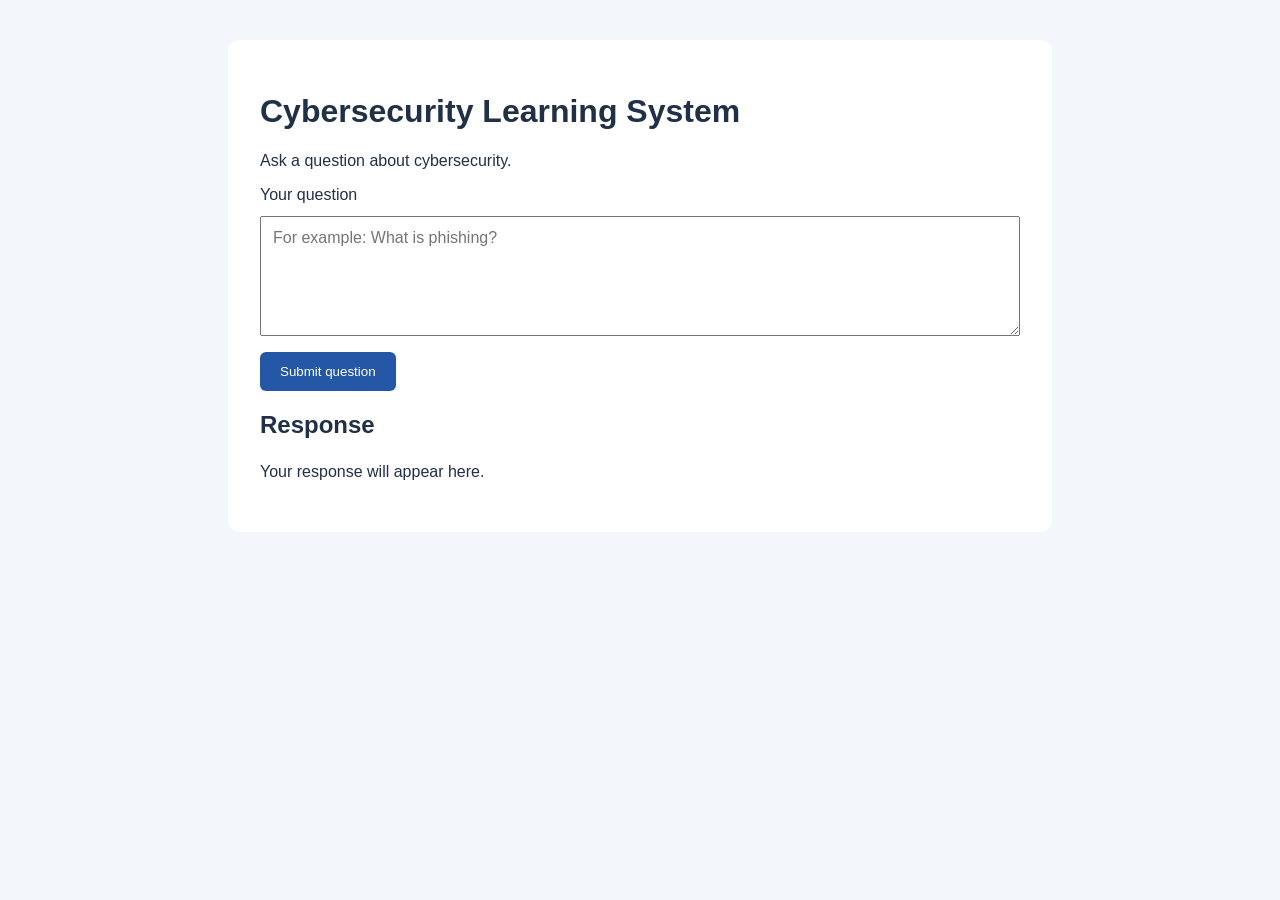
<file: index.html>
<!DOCTYPE html>
<html lang="en">
<head>
  <meta charset="UTF-8">
  <meta name="viewport" content="width=device-width, initial-scale=1">
  <title>Cybersecurity Learning System</title>
  <style>
    body {
      font-family: Arial, sans-serif;
      background: #f3f6fa;
      color: #203047;
      margin: 0;
      padding: 40px 20px;
    }
    main {
      max-width: 760px;
      margin: auto;
      background: white;
      padding: 32px;
      border-radius: 12px;
    }
    textarea {
      box-sizing: border-box;
      width: 100%;
      min-height: 120px;
      margin: 12px 0;
      padding: 12px;
      font: inherit;
    }
    button {
      background: #2458a6;
      color: white;
      border: 0;
      border-radius: 6px;
      padding: 12px 20px;
      cursor: pointer;
    }
    button:disabled { opacity: 0.6; }
    #answer { white-space: pre-wrap; line-height: 1.6; }
  </style>
</head>
<body>
  <main>
    <h1>Cybersecurity Learning System</h1>
    <p>Ask a question about cybersecurity.</p>

    <form id="question-form">
      <label for="question">Your question</label>
      <textarea id="question" maxlength="1000" required
        placeholder="For example: What is phishing?"></textarea>
      <button id="submit-button" type="submit">Submit question</button>
    </form>

    <h2>Response</h2>
    <p id="answer" role="status">Your response will appear here.</p>
  </main>

  <script>
    const form = document.getElementById("question-form");
    const input = document.getElementById("question");
    const button = document.getElementById("submit-button");
    const answer = document.getElementById("answer");

    form.addEventListener("submit", async (event) => {
      event.preventDefault();
      const question = input.value.trim();

      if (!question) {
        answer.textContent = "Please enter a question.";
        return;
      }

      button.disabled = true;
      answer.textContent = "Sending your question...";

      try {
        const response = await fetch("/ask", {
          method: "POST",
          headers: { "Content-Type": "application/json" },
          body: JSON.stringify({ question })
        });

        if (!response.ok) {
          throw new Error(`Request failed (${response.status}). Please try again.`);
        }

        const data = await response.json();
        answer.textContent = data.answer;
      } catch (error) {
        answer.textContent = error.message;
      } finally {
        button.disabled = false;
      }
    });
  </script>
</body>
</html>
</file>
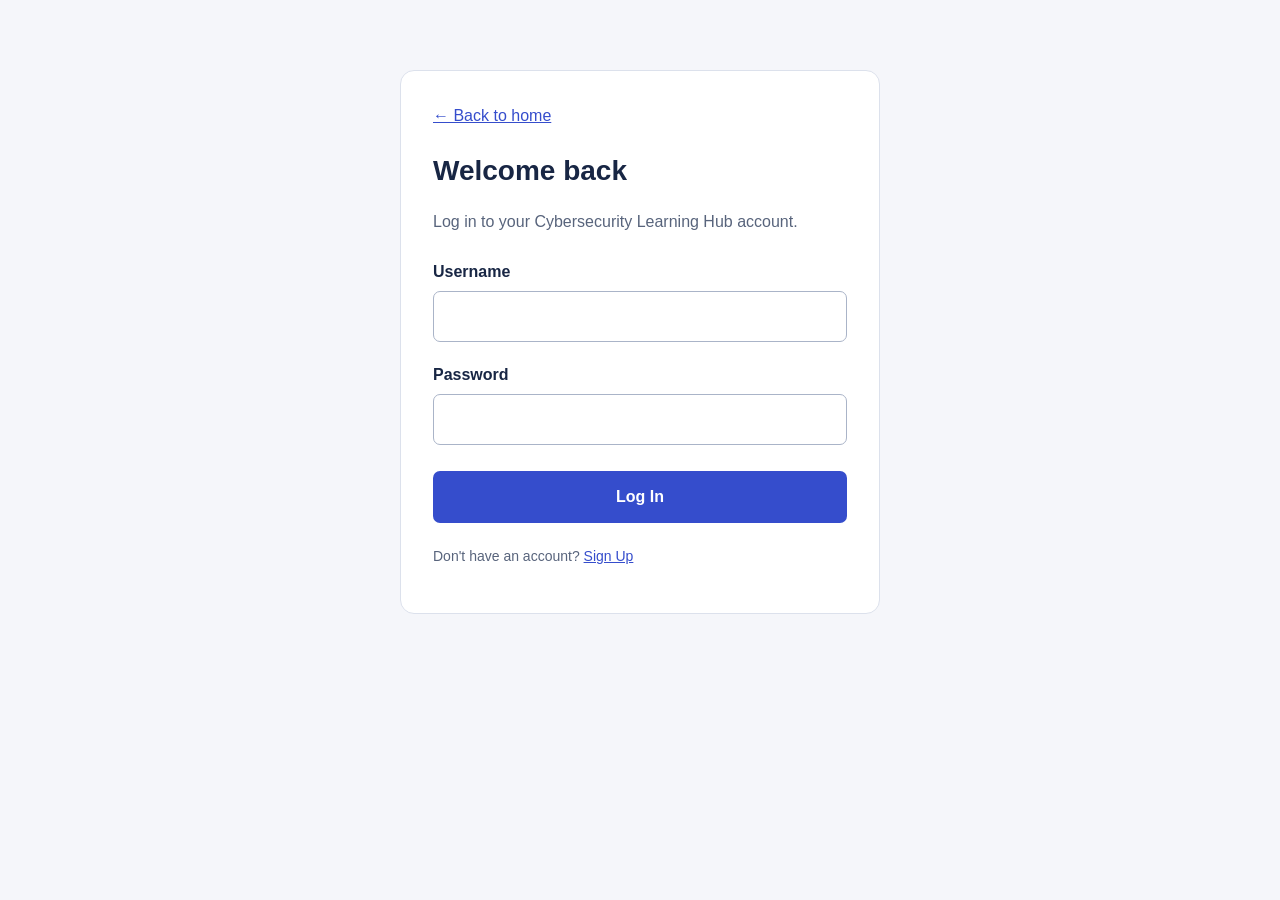
<file: login.html>
<!DOCTYPE html>
<html lang="en">
<head>
    <meta charset="UTF-8">
    <meta name="viewport" content="width=device-width, initial-scale=1">
    <title>Log In | Cybersecurity Learning Hub</title>

    <style>
        * {
            box-sizing: border-box;
        }

        body {
            margin: 0;
            padding: 40px 20px;
            font-family: Arial, sans-serif;
            background: #f5f6fa;
            color: #182644;
            line-height: 1.6;
        }

        main {
            max-width: 480px;
            margin: 30px auto;
            padding: 32px;
            background: white;
            border: 1px solid #dce1ec;
            border-radius: 14px;
        }

        h1 {
            margin: 20px 0 8px;
            font-size: 28px;
        }

        .description {
            color: #58647c;
            margin-bottom: 24px;
        }

        a {
            color: #354dcc;
        }

        label {
            display: block;
            margin-top: 20px;
            margin-bottom: 6px;
            font-weight: bold;
        }

        input {
            width: 100%;
            padding: 12px;
            border: 1px solid #aab4c8;
            border-radius: 7px;
            font: inherit;
        }

        input:focus {
            outline: 2px solid #354dcc;
            outline-offset: 2px;
        }

        button {
            width: 100%;
            margin-top: 26px;
            padding: 13px;
            border: 0;
            border-radius: 7px;
            background: #354dcc;
            color: white;
            font: inherit;
            font-weight: bold;
            cursor: pointer;
        }

        button:disabled {
            opacity: 0.6;
            cursor: wait;
        }

        .signup-note {
            margin-top: 22px;
            font-size: 14px;
            color: #58647c;
        }

        #message {
            overflow-wrap: anywhere;
        }

        .error {
            color: #ad2424;
        }
    </style>
</head>

<body>
    <main>
        <a href="/">← Back to home</a>

        <h1>Welcome back</h1>

        <p class="description">
            Log in to your Cybersecurity Learning Hub account.
        </p>

        <form id="login-form">
            <label for="username">Username</label>
            <input
                id="username"
                name="username"
                type="text"
                maxlength="30"
                autocomplete="username"
                required
            >

            <label for="password">Password</label>
            <input
                id="password"
                name="password"
                type="password"
                maxlength="128"
                autocomplete="current-password"
                required
            >

            <button id="login-button" type="submit">
                Log In
            </button>
        </form>

        <p id="message" role="status" aria-live="polite"></p>

        <p class="signup-note">
            Don't have an account?
            <a href="/signup">Sign Up</a>
        </p>
    </main>

    <script>
        const form = document.getElementById("login-form");
        const username = document.getElementById("username");
        const password = document.getElementById("password");
        const button = document.getElementById("login-button");
        const message = document.getElementById("message");

        form.addEventListener("submit", async (event) => {
            event.preventDefault();

            button.disabled = true;
            button.textContent = "Logging in...";
            message.className = "";
            message.textContent = "Please wait...";

            try {
                const response = await fetch("/api/login", {
                    method: "POST",
                    headers: {
                        "Content-Type": "application/json"
                    },
                    body: JSON.stringify({
                        username: username.value,
                        password: password.value
                    })
                });

                const data = await response.json();

                if (!response.ok) {
                    const errorMessage =
                        typeof data.detail === "string"
                            ? data.detail
                            : "Unable to log in. Please try again.";

                    throw new Error(errorMessage);
                }

                window.location.assign("/");

            } catch (error) {
                message.className = "error";

                message.textContent = error instanceof TypeError
                    ? "Unable to connect. Check that the backend is running."
                    : error.message;

            } finally {
                button.disabled = false;
                button.textContent = "Log In";
            }
        });
    </script>
</body>
</html>
</file>
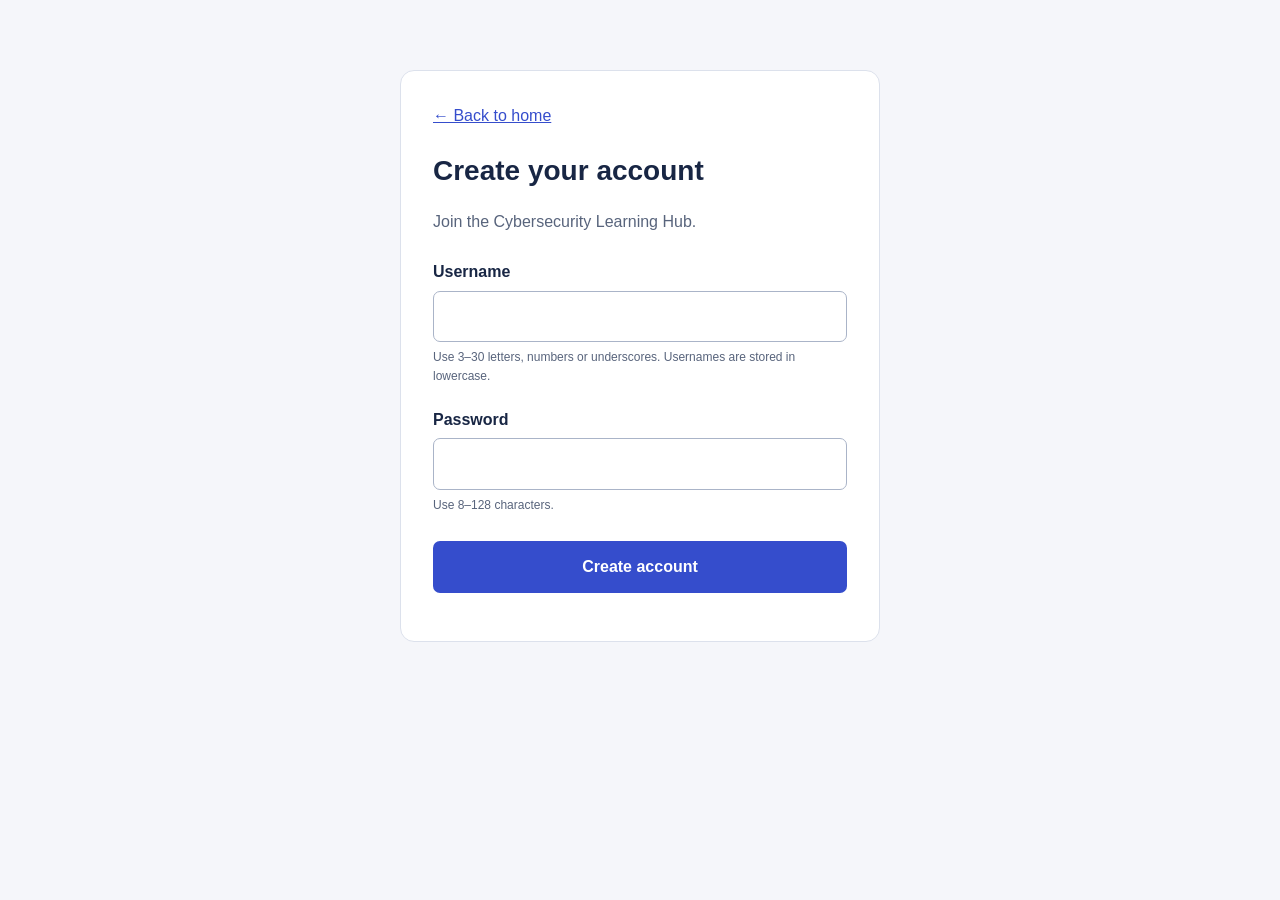
<file: register.html>
<!DOCTYPE html>
<html lang="en">
<head>
    <meta charset="UTF-8">
    <meta name="viewport" content="width=device-width, initial-scale=1">
    <title>Create Account | Cybersecurity Learning Hub</title>

    <style>
        * {
            box-sizing: border-box;
        }

        body {
            margin: 0;
            padding: 40px 20px;
            font-family: Arial, sans-serif;
            background: #f5f6fa;
            color: #182644;
            line-height: 1.6;
        }

        main {
            max-width: 480px;
            margin: 30px auto;
            padding: 32px;
            background: white;
            border: 1px solid #dce1ec;
            border-radius: 14px;
        }

        h1 {
            margin: 20px 0 8px;
            font-size: 28px;
        }

        .description {
            color: #58647c;
            margin-bottom: 24px;
        }

        a {
            color: #354dcc;
        }

        label {
            display: block;
            margin-top: 20px;
            margin-bottom: 6px;
            font-weight: bold;
        }

        input {
            width: 100%;
            padding: 12px;
            border: 1px solid #aab4c8;
            border-radius: 7px;
            font: inherit;
        }

        input:focus {
            outline: 2px solid #354dcc;
            outline-offset: 2px;
        }

        .hint {
            margin: 6px 0 0;
            font-size: 12px;
            color: #58647c;
        }

        button {
            width: 100%;
            margin-top: 26px;
            padding: 13px;
            border: 0;
            border-radius: 7px;
            background: #354dcc;
            color: white;
            font: inherit;
            font-weight: bold;
            cursor: pointer;
        }

        button:disabled {
            opacity: 0.6;
            cursor: wait;
        }

        #message {
            margin-bottom: 0;
            overflow-wrap: anywhere;
        }

        .success {
            color: #20623f;
        }

        .error {
            color: #ad2424;
        }
    </style>
</head>

<body>
    <main>
        <a href="/">← Back to home</a>

        <h1>Create your account</h1>
        <p class="description">
            Join the Cybersecurity Learning Hub.
        </p>

        <form id="register-form">
            <label for="username">Username</label>
            <input
                id="username"
                name="username"
                type="text"
                minlength="3"
                maxlength="30"
                pattern="[a-zA-Z0-9_]+"
                autocomplete="username"
                aria-describedby="username-hint"
                required
            >
            <p id="username-hint" class="hint">
                Use 3–30 letters, numbers or underscores.
                Usernames are stored in lowercase.
            </p>

            <label for="password">Password</label>
            <input
                id="password"
                name="password"
                type="password"
                minlength="8"
                maxlength="128"
                autocomplete="new-password"
                aria-describedby="password-hint"
                required
            >
            <p id="password-hint" class="hint">
                Use 8–128 characters.
            </p>

            <button id="register-button" type="submit">
                Create account
            </button>
        </form>

        <p id="message" role="status" aria-live="polite"></p>
    </main>

    <script>
        const form = document.getElementById("register-form");
        const username = document.getElementById("username");
        const password = document.getElementById("password");
        const button = document.getElementById("register-button");
        const message = document.getElementById("message");

        form.addEventListener("submit", async (event) => {
            event.preventDefault();

            button.disabled = true;
            button.textContent = "Creating account...";
            message.className = "";
            message.textContent = "Please wait...";

            try {
                const response = await fetch("/register", {
                    method: "POST",
                    headers: {
                        "Content-Type": "application/json"
                    },
                    body: JSON.stringify({
                        username: username.value,
                        password: password.value
                    })
                });

                const data = await response.json();

                if (!response.ok) {
                    let errorMessage = "Unable to create your account.";

                    if (typeof data.detail === "string") {
                        errorMessage = data.detail;
                    } else if (response.status === 422) {
                        errorMessage =
                            "Please check the username and password requirements.";
                    }

                    throw new Error(errorMessage);
                }

                message.className = "success";
                message.textContent =
                    `Account "${data.username}" created successfully.`;

                form.reset();

            } catch (error) {
                message.className = "error";

                message.textContent = error instanceof TypeError
                    ? "Unable to connect. Check that the backend is running."
                    : error.message;

            } finally {
                button.disabled = false;
                button.textContent = "Create account";
            }
        });
    </script>
</body>
</html>
</file>
